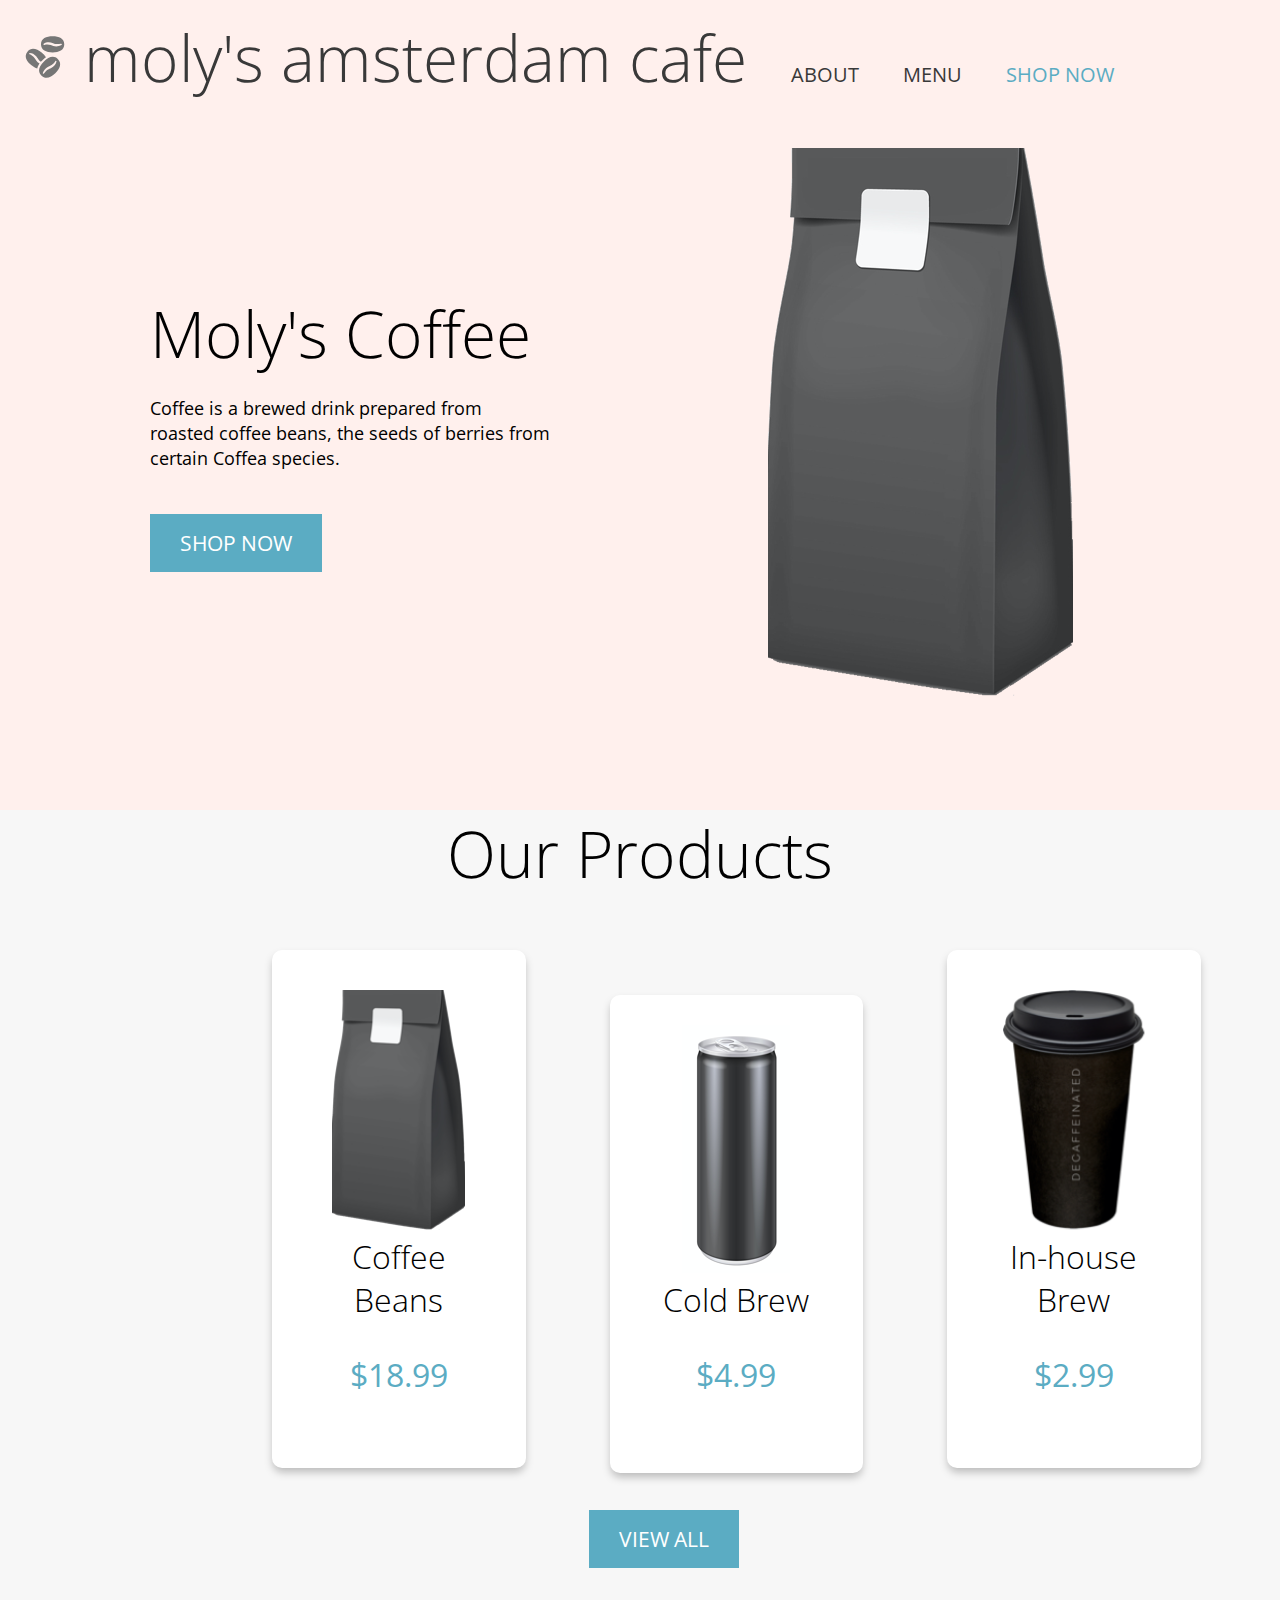
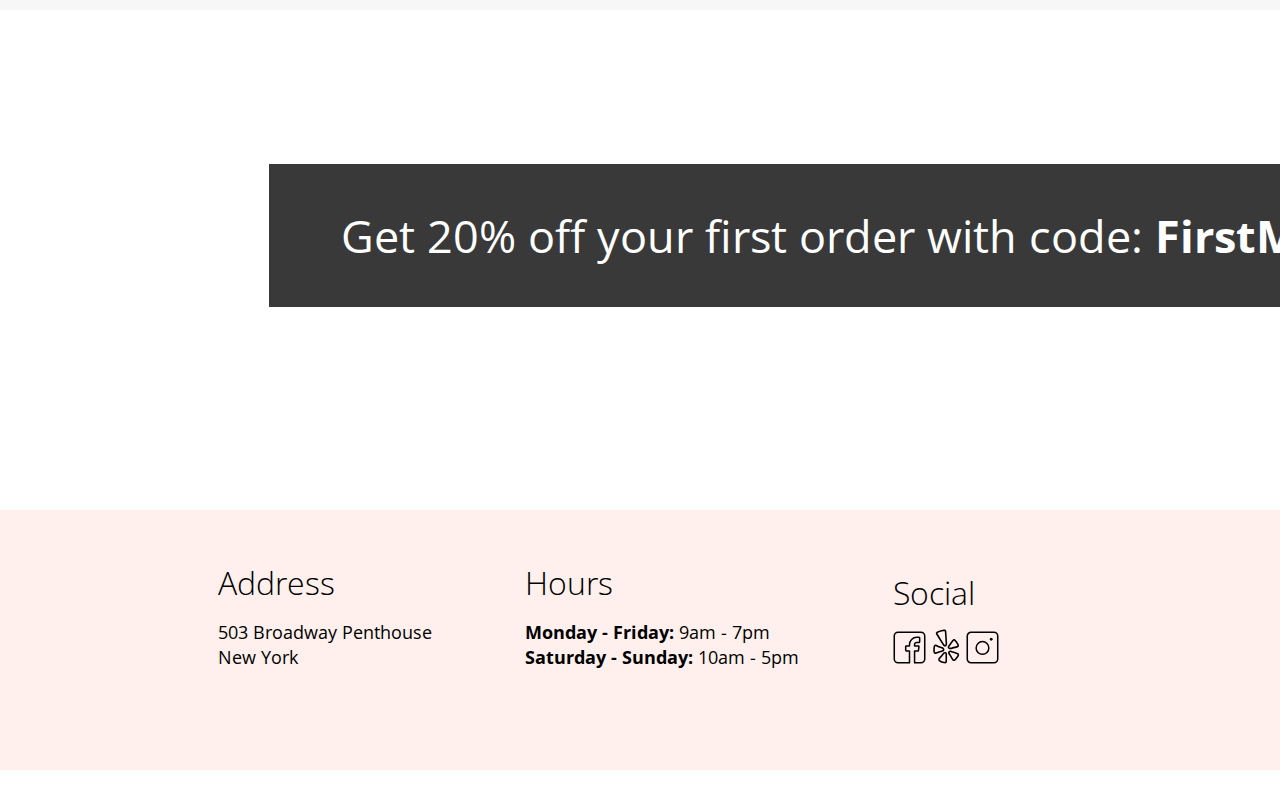
<file: index.html>
<!DOCTYPE html>
<html lang="en">
    <head>
        <meta charset="UTF-8">
        <meta name="viewport" content="width=device-width, initial-scale=1.0">
        <link href="https://fonts.googleapis.com/css2?family=Open+Sans:ital,wght@0,300;0,400;0,600;0,700;1,400&display=swap" rel="stylesheet">
        <link rel="stylesheet" href="css/global.css">
        <link rel="stylesheet" href="css/landing.css"> 
        <title>Coffee Shop - Home</title>
    </head>
    <body>
    <header>
        <section class="background-color-secondary nav-container">
            <nav>
                <div class="nav-branding">
                    <a href="https://www.molysamsterdamcafe.io"><img src="assets/coffee-beans-logo-and-footer.svg" alt="coffee bean logo" class="nav-branding"></a>
                    <h3 class="heading-1-2 nav-branding">moly's amsterdam cafe</h3>
                </div>
                <ul class="main-nav">
                    <li class="main-nav-item">
                        <a class="top-nav-menu" href="https://www.molysamsterdamcafe.com/about">
                            About
                        </a>
                    </li>
                    <li class="main-nav-item main-nav-menu-link">
                        <a class="top-nav-menu" href="https://www.molysamsterdamcafe.com/menu">
                            Menu
                        </a>
                    </li>
                    <li class="main-nav-item">
                        <a class="top-nav-menu" href="https://www.molysamsterdamcafe.com/shop">
                            <span class="shop-now-link">
                            Shop Now
                            </span>
                        </a>
                    </li>
                </ul>
            </nav>
        </section>
    </header> 
    <main>  
        <section class="background-color-secondary hero-image-container">
            <span class="hero-copy--container">
                <h1 class="heading-1-2 hero-image-title">
                    Moly's Coffee
                </h1>
                <p class="paragraph">
                    Coffee is a brewed drink prepared from roasted coffee beans, the seeds of berries from certain Coffea species.
                </p>
                <span class="button-shop-now">
                    <a href="https://www.molysamsterdamcafe.com/menu" class="button">
                        SHOP NOW
                    </a>
                </span>
            </span>
            <img src="assets/coffeebeans-hero.png" alt="coffee bag" class="hero-image">   
        </section>
        <section class="background-color-tertiery products-section--container">
            <h2 class="heading-1-2 products-heading">
                Our Products
            </h2>
            <div class="product-items--container">
                <div class="product-card">
                    <img src="assets/coffeebeans.png" alt="coffee beans" class="product-images">
                    <h3 class="name">
                        Coffee Beans
                    </h3>
                    <p class="pricing-text">
                        $18.99
                    </p>
                </div>
                <div class="product-card--center">
                    <img src="assets/coldbrew.png" alt="cold brew" class="product-images">
                    <h3 class="name">
                        Cold Brew
                    </h3>
                    <p class="pricing-text">
                        $4.99
                    </p>
                </div>
                <div class="product-card">
                    <img src="assets/inhousebrew.png" alt="in-house brew" class="product-images">
                    <h3 class="name">
                    <span class="inline-text">
                        In-house Brew
                    </span>
                    </h3>
                    <p class="pricing-text">
                        $2.99
                    </p>
                </div>
            </div>
            <span class="button-view-all">
                <a href="https://www.molysamsterdamcafe.com/menu" class="button">
                    VIEW ALL
                </a>
            </span>
        </section>
        <section class="deal-container">
            <p class="deal">
                Get 20% off your first order with code: 
            <span class="bold-text">
                FirstMoly
            </span>
            </p>
        </section>
    </main>
    <footer class="background-color-secondary footer-container">
        <section class="footer-item">
            <h3 class="name">
                Address
            </h3>
            <address class="paragraph address-details">
                <p>503 Broadway Penthouse</p>
                <p>New York</p>
            </address>
        </section>
        <section class="footer-item foot-item--hours">
            <h3 class="name">
                Hours
            </h3>
            <p class="paragraph">
                <span class="bold-text">
                    Monday - Friday:
                </span> 
                9am - 7pm
            </p>                
            <p class="paragraph">
                <span class="bold-text">
                    Saturday - Sunday:
                </span> 
                10am - 5pm
            </p>
        </section>
        <section class="footer-item social-icons">
            <h3 class="name">Social</h3>
            <a href="https:www.facebook.com"> 
                <img src="assets/Facebook-Icon.svg" class="social-icons" alt="facebook logo">
            </a>
            <a href="https:www.yelp.com"> 
                <img src="assets/Yelp-Icon.svg" class="social-icons" alt="yelp logo">
            </a>
            <a href="https:www.instagram.com"> 
                <img src="assets/Instagram-Icon.svg" class="social-icons" alt="instagram logo">
            </a>
        </section>
    </footer>
    </body>
</html>
</file>
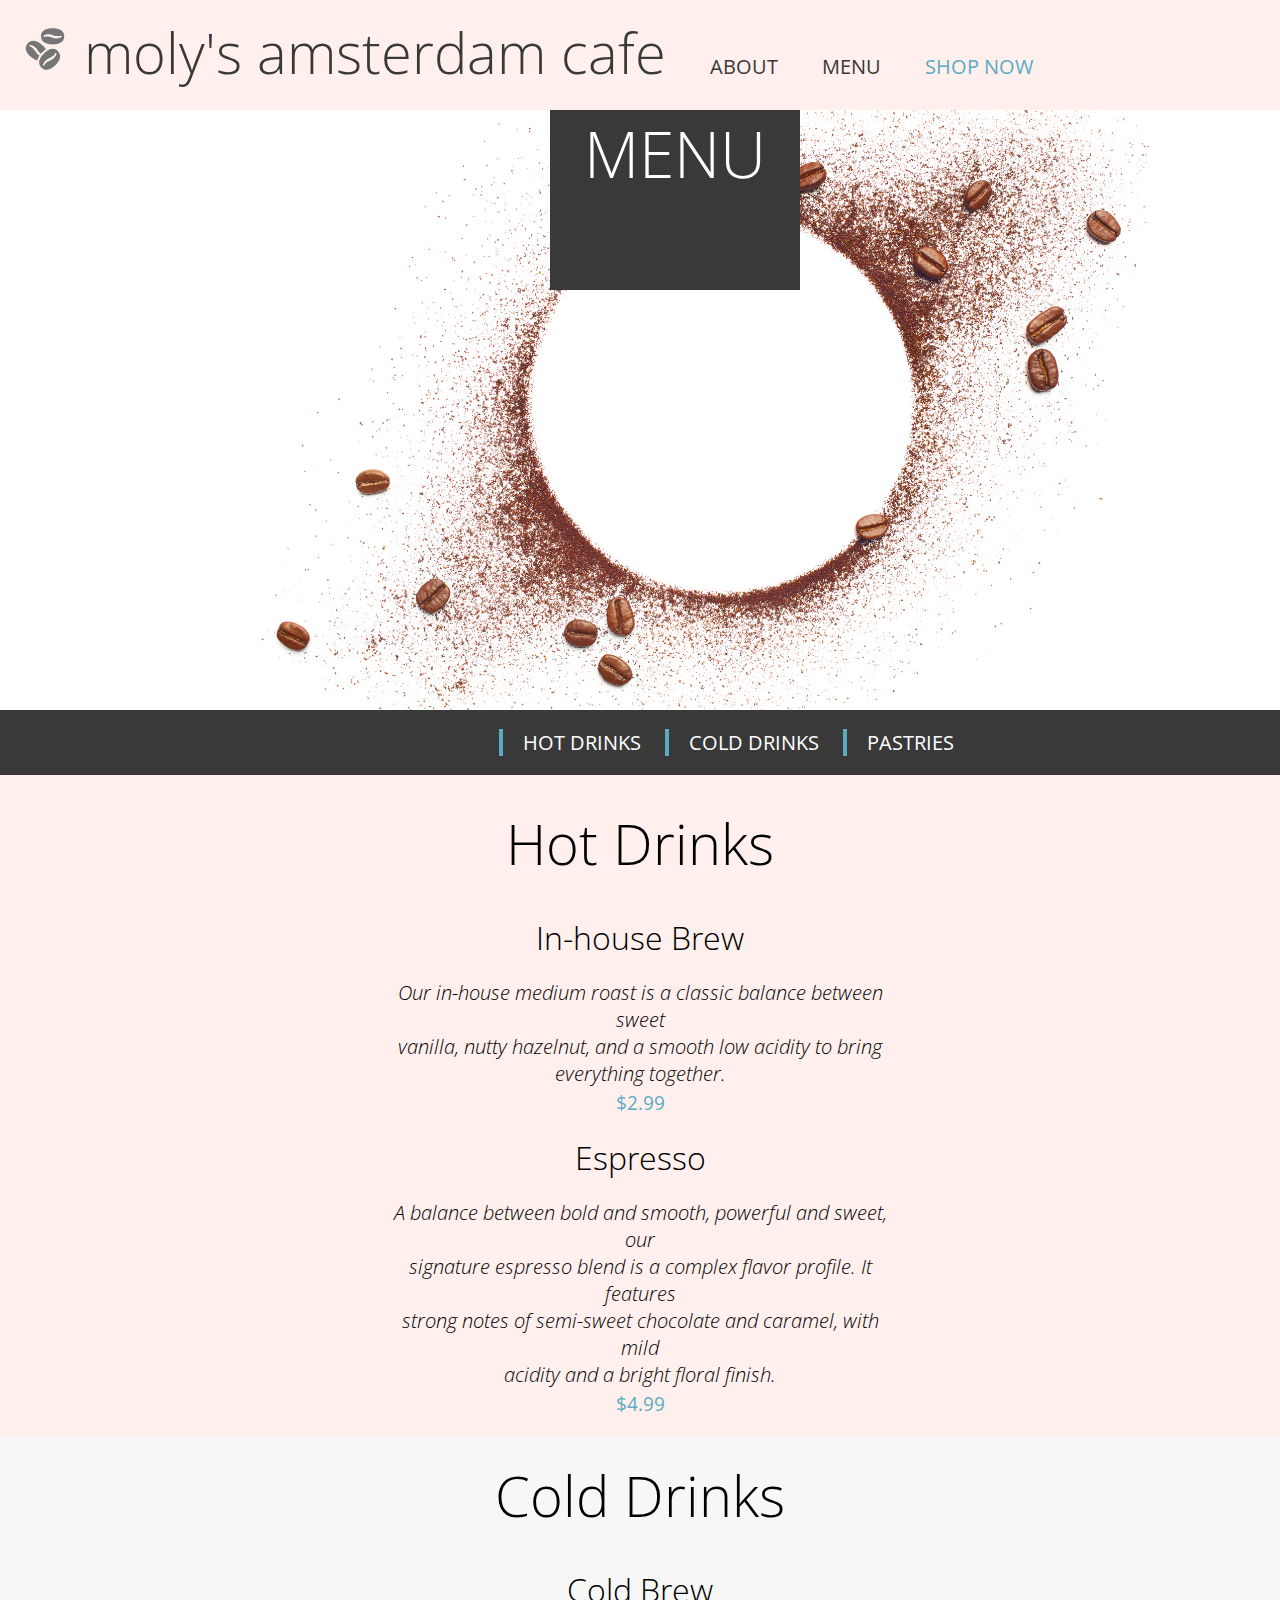
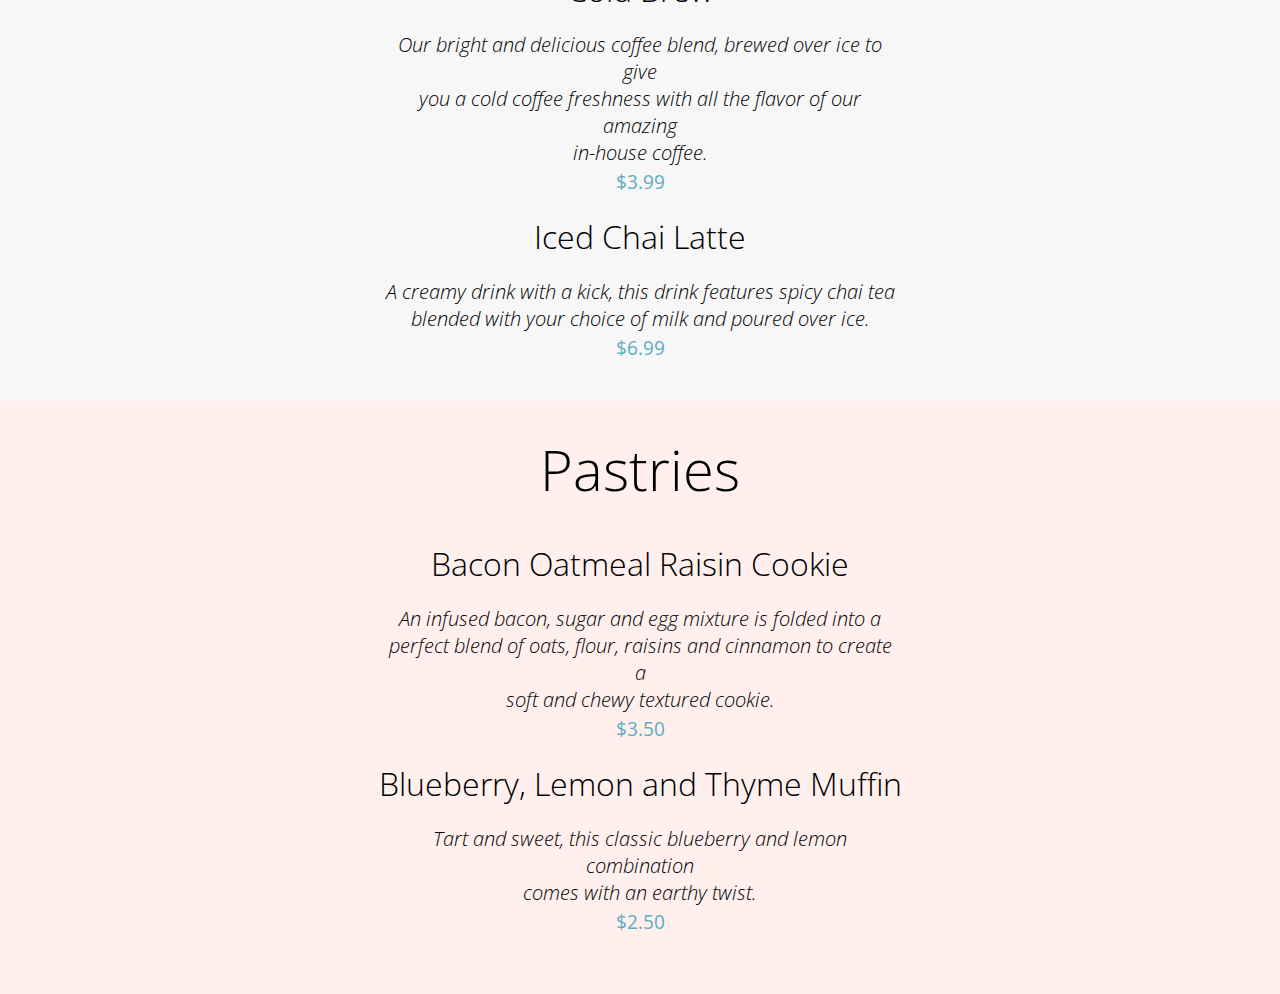
<file: pages/menu.html>
<!DOCTYPE html>
<html lang="en">
    <head>
        <meta charset="UTF-8">
        <meta name="viewport" content="width=device-width, initial-scale=1.0">
        <link href="https://fonts.googleapis.com/css2?family=Open+Sans:ital,wght@0,300;0,400;0,600;0,700;1,400&display=swap" rel="stylesheet">
        <link rel="stylesheet" href="../css/global.css">
        <link rel="stylesheet" href="../css/menu.css">
        <title>Coffee Shop - Menu</title>
    </head>
    <body>
    <header>
        <section class="background-color-secondary nav-container">
            <nav>
                <div class="nav-branding">
                    <a href="https://www.molysamsterdamcafe.io"><img src="../assets/coffee-beans-logo-and-footer.svg" alt="coffee bean logo" class="nav-branding"></a>
                    <h3 class="heading-1-2 nav-branding">moly's amsterdam cafe</h3>
                </div>
                <ul class="main-nav">
                    <li class="main-nav-item">
                        <a class="top-nav-menu" href="https://www.molysamsterdamcafe.com/about">
                            About
                        </a>
                    </li>
                    <li class="main-nav-item main-nav-menu-link">
                        <a class="top-nav-menu" href="https://www.molysamsterdamcafe.com/menu">
                            Menu
                        </a>
                    </li>
                    <li class="main-nav-item">
                        <a class="top-nav-menu" href="https://www.molysamsterdamcafe.com/shop">
                            <span class="shop-now-link">
                            Shop Now
                            </span>
                        </a>
                    </li>
                </ul>
            </nav>
        </section>
    </header>
    <main>
        <section class="hero-image-container"> 
            <h1 class="menu-header-box">
                MENU
            </h1>
            <img src='../assets/coffee-circle.jpg' class="hero-image" alt="/">
        </section>
        <div class="menu-links-background">
            <section class="menu-links-background">
                <ul class="mid-nav-container">
                    <li class="mid-menu-links">
                        <a class="mid-nav-menu" href="#HotDrinks">
                            Hot Drinks
                        </a>
                    </li>
                    <li class="mid-menu-links">
                        <a class="mid-nav-menu" href="#ColdDrinks">
                            Cold Drinks
                        </a>                
                    </li>
                    <li class="mid-menu-links">
                        <a class="mid-nav-menu" href="#Pastries">
                            Pastries
                        </a>
                    </li>
                </ul>
            </section>
        </div>
        <div class="menu-header background-color-secondary">
            <section class="menu-container">
                <h2 class="heading-1-2 text-centered">
                Hot Drinks
                </h2>
                <h3 class="sub-heading text-centered">
                    In-house Brew
                </h3>
                <p class="menu-description">
                    Our in-house medium roast is a classic balance between sweet<br> 
                    vanilla, nutty hazelnut, and a smooth low acidity to bring<br>                        
                    everything together.</p>
                <p class="menu-pricing text-centered">
                    $2.99
                </p>
                <h3 class="sub-heading text-centered">
                Espresso
                </h3>
                <p class="menu-description">
                    A balance between bold and smooth, powerful and sweet, our<br> 
                    signature espresso blend is a complex flavor profile. It features<br>
                    strong notes of semi-sweet chocolate and caramel, with mild<br> 
                    acidity and a bright floral finish.
                </p>
                <p class="menu-pricing text-centered">
                    $4.99
                </p>
            </section>
            <section class="cold-drinks">
                <h2 class="heading-1-2 text-centered">
                    Cold Drinks
                </h2>
                <h3 class="sub-heading text-centered">
                    Cold Brew
                </h3>
                <p class="menu-description">
                    Our bright and delicious coffee blend, brewed over ice to give<br> 
                    you a cold coffee freshness with all the flavor of our amazing<br> 
                    in-house coffee.
                </p>
                <p class="menu-pricing text-centered">
                    $3.99
                </p>
                <h3 class="sub-heading text-centered">
                    Iced Chai Latte
                </h3>
                <p class="menu-description">
                    A creamy drink with a kick, this drink features spicy chai tea<br>
                        blended with your choice of milk and poured over ice.
                </p>
                <p class="menu-pricing menu-pricing--6.99 text-centered">
                    $6.99
                </p>
            </section>
            <section class="background-color-secondary pastries">
                <h2 class="heading-1-2 text-centered">
                    Pastries
                </h2>
                <h3 class="sub-heading text-centered">
                    Bacon Oatmeal Raisin Cookie
                </h3>
                <p class="menu-description">
                    An infused bacon, sugar and egg mixture is folded into a<br>
                        perfect blend of oats, flour, raisins and cinnamon to create a<br>
                        soft and chewy textured cookie.
                </p>
                <p class="menu-pricing text-centered">
                    $3.50
                </p>
                <h3 class="sub-heading text-centered">
                    Blueberry, Lemon and Thyme Muffin
                </h3>
                <p class="menu-description">
                    Tart and sweet, this classic blueberry and lemon combination<br>
                        comes with an earthy twist.
                </p>
                <p class="menu-pricing text-centered">
                    $2.50
                </p>  
            </section>
        </div>
    </body>
</html>
</file>
<file: css/global.css>
body {
    font-family: 'Open Sans';
    font-weight: 400;
    margin: 0;
}

.background-color-secondary {
    background-color: #fff0ed;
}

.background-color-tertiery {
    background-color: #f7f7f7;
}

/* nav bar */
.top-nav-menu {
    list-style-type: none;
    text-transform: uppercase;
    font-size: 1.25em;
    text-decoration: none;
    color: #393939;
}

.nav-container {
    width: 100%;
    height: 90px;
    display: inline-block;
    margin-bottom: 0;
    padding: 10px 0 10px 0;
}

.main-nav {
    display: inline-block;
}

.main-nav-item {
    display: inline-block;
}

.main-nav-menu-link {
    margin: 0 40px;
}

.nav-branding {
    display: inline-block;
    margin-top: 3px;
    margin-left: 5px;
    color: #393939;
    padding-left: 10px;
    padding-top: 2px;
}

.nav-branding, h3 {
    margin: 0;
}

.shop-now-link {
    color: #5BACC3;
}
</file>
<file: css/landing.css>
/* fonts */

.heading-1-2 {
    font-family: "Open Sans";
    font-size: 4em;
    font-weight: 300;
}

.paragraph {
    font-size: 1.15em;
    font-weight: 400;
}

.name {
    font-size: 2em;
    font-weight: 300;
}

.inline-text {
    display: inline;
}

.bold-text {
    font-weight: 700;
}

.pricing-text {
    font-size: 2rem;
    font-weight: 400;
    color: #5BACC3;
}


/* navigation */
.nav-links{
    list-style-type: none;
}

/* buttons */
.button {
    background-color: #5BACC3;
    color: white;
    font-size: 1.3rem;
    border: none;
    max-width: 80%;
    Padding: 15px 30px;
    text-decoration: none;
}

.button-shop-now {
    display: block;
    padding-top: 40px;
}

.button-view-all {
    margin-left: 46%;
    position: relative;
}

/* Hero Image */
.hero-image-container {
    position: relative;
    margin-bottom: 0;
    height: 700px;
}

.hero-image-title {
    margin: 0;
}

.hero-image {
    margin-left: 60%;
    margin-top: 3%;
}

.hero-copy--container {
    display: inline-block;
    width: 30%;
    position: absolute;
    margin: 180px 0 0 150px;
}

.hero-copy--container p {
    display: inline-block;
    width: 400px;
}

/* Products Section */
.product-images {
    Min-height: 240px;
    Max-height: 550px;
}

.products-section--container {
    height: 800px;
}

.product-items--container {
    width: 100%;
    height: 550px;
    padding-left: 15%;
    padding-bottom: 25px;
}

.products-heading {
    text-align: center;
    margin-top: 0;
}

.product-card {
    background-color: white;
    width: 12%;
    display: inline-block;
    margin: 0 80px 25px 80px;
    text-align: center;
    padding: 40px 50px;
    Border-radius: 10px;
    Box-shadow: 0 5px 9px -1px rgba(0, 0, 0, 0.25);
}
.product-card--center {
    background-color: white;
    width: 12%;
    /* height: 350px; */
    display: inline-block;
    margin: 0 0 15px 0;
    text-align: center;
    padding: 30px 50px 45px 50px;
    Border-radius: 10px;
    Box-shadow: 0 5px 9px -1px rgba(0, 0, 0, 0.25);
}

/* Deal Section */
.deal-container {
    height: 500px;
    display: inline-block;
    margin-left: 13%;
}

.deal {
    background-color: #393939;
    width: 100%;
    color: white;
    font-size: 45px;
    margin: 15% 0 0 10%;
    text-align: center;
    padding: 4% 7%;
}

/* Footer */
.footer-container {
    width: 100%;
    max-height: 260px;
    padding-left: 10%;
}

.address-details {
    font-style: normal;
}

.footer-item .name {
    margin-bottom: 15px;
}
.footer-item {
    display: inline-block;
    margin: 4% 7% 10% 7%;
}

.footer-item--first {
    display: inline-block;
    margin-left: 13%;
}

.footer-item p {
    margin-bottom: 0;
    margin-top: 0;
}

.foot-item--hours {
    margin-left: 0;
    margin-right: 0;
}

.social-icons {
  width: 16%;
  height: 16%;
  display: inline-block; 
  margin-top: 0;
}

.social-icons a {
    text-decoration: none;
}
</file>
<file: css/menu.css>
body {
    font-family: 'Open Sans';
    font-weight: 400;
    margin: 0;
    padding: 0;
}

/* headings and text */

.heading-1-2 {
    font-family: "Open Sans";
    font-size: 3.5rem;
    font-weight: 300;
}

.heading-3 {
    font-size: 33px;
    font-weight: 300;
}

.sub-heading {
    font-size: 2rem;
    font-weight: 300;
}
.text-centered {
    text-align: center;
}

/* hero image */
.hero-image {
    min-width: 80%; 
    max-width: 150%;
    min-height: 500px; 
    max-height: 600px; 
    object-fit: cover;
    margin-left: 210px;
}

.menu-header-box {
    background-color: #393939;
    width: 250px;
    height: 30%;
    position: absolute;
    text-align: center;
    text-transform: uppercase;
    font-family: "Open Sans";
    font-size: 4rem;
    font-weight: 300;
    color: white;
    margin: 0 0 0 43%;
}

.hero-image-container {
    position: relative;
    margin-bottom: 0;
    height: 600px;
}


/* mid menu nav */
.mid-nav-menu {
    list-style-type: none;
    text-transform: uppercase;
    font-size: 1.25em;
    text-decoration: none;
    color: white;
    padding: 0 20px;
}

.mid-menu-links {
    list-style: none;
    display: inline-block;
    border-left: solid #5BACC3 4px;
}

ul.mid-nav-container {
    margin: 0;
    padding-top: 1.5%;
    padding-bottom: 1.5%;
    padding-right: 12%;
}

.mid-nav-container {
    margin-left: 40%;
    padding-left: 1.5%;
    padding: 2% 2% 2% 39%;
}

.menu-links-background {
    background-color: #393939;
}

/* menu section */
.menu-header h2 {
    margin: 0 0 35px 0;
}

.menu-container {
    padding-top: 30px;
}

.menu-description {
    font-size: 20px;
    font-weight: 300;
    font-style: italic;
    text-align: center;
    width: 40%;
    margin-left: 30%;
    margin-bottom: 0;
}

.menu-pricing {
    font-size: 1.2rem;
    font-weight: 400;
    color: #5BACC3;
    margin-top: 2px;
    margin-bottom: 20px;
}
.menu-pricing--6.99 {
    margin-bottom: 50px;
}

.background-color-1 {
    background-color: #FFF0ED;
}

.cold-drinks {
    background-color: #F7F7F7;
    padding: 20px 0;
}

.pastries {
    padding-bottom: 3%;
    padding-top: 30px;
}

.pastries h2 {
    /* margin-top: 0; */
}
</file>
